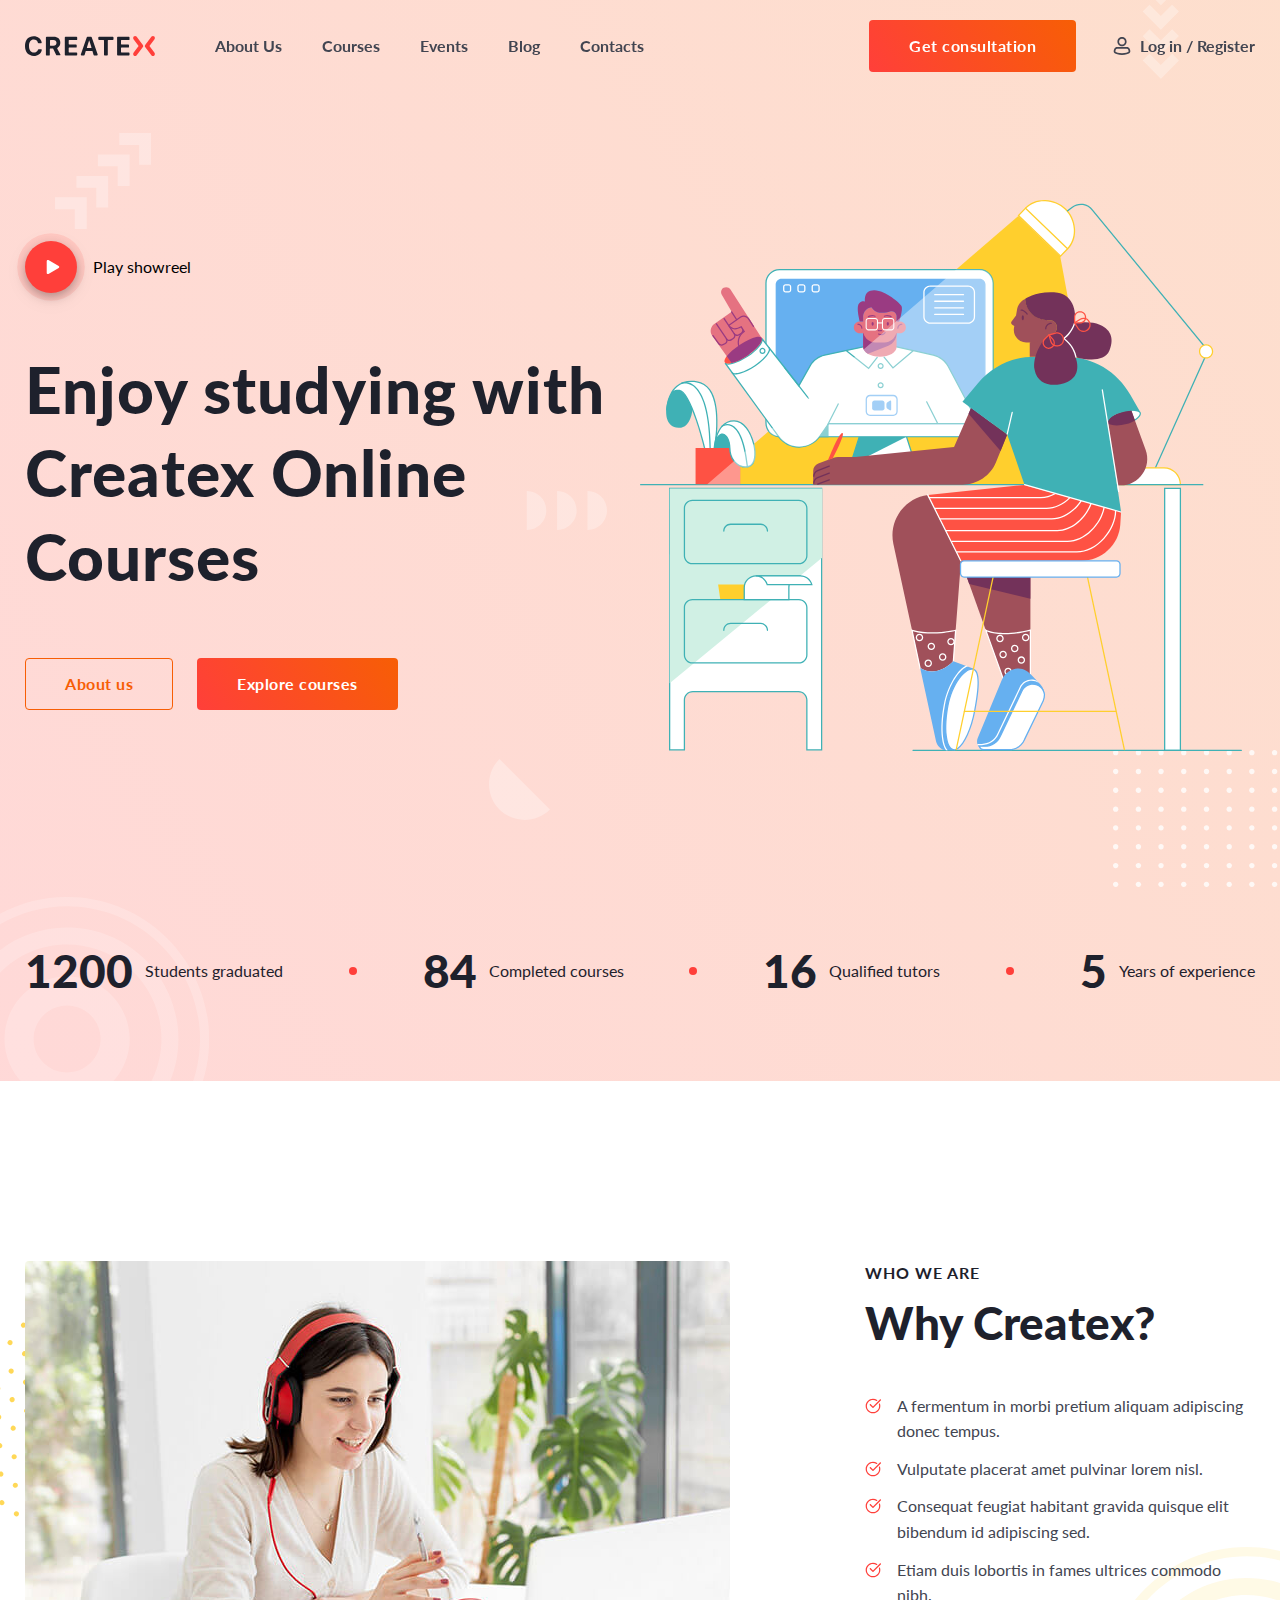
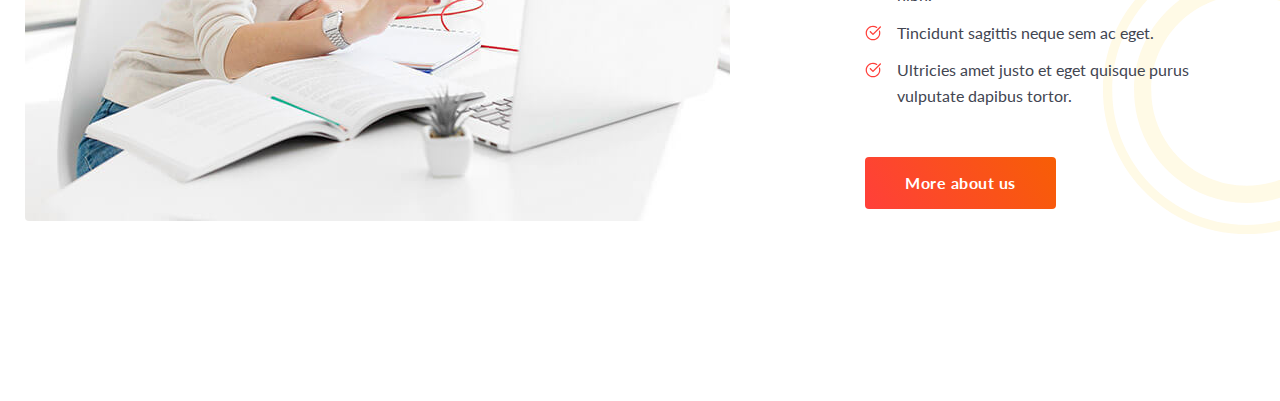
<file: index.html>
<!DOCTYPE html>
<html lang="en">

<head>
	<meta charset="UTF-8">
	<meta http-equiv="X-UA-Compatible" content="IE=edge">
	<meta name="viewport" content="width=device-width, initial-scale=1.0">
	<link rel="stylesheet" href="css/style.css">
	<link rel="stylesheet" href="css/common.css">
	<title>Lesson 17</title>
</head>

<body>
	<div class="wrapper">
		<header class="header">
			<div class="header__container">
				<a class="header__logo" href="">
					<img class="header__img" src="img/logo.svg" alt="Logo">
				</a>
				<div class="header__menu menu">
					<nav class="menu__body">
						<ul class="menu__list">
							<li class="menu__item"><a class="menu__link" href="">About Us</a></li>
							<li class="menu__item"><a class="menu__link" href="">Courses</a></li>
							<li class="menu__item"><a class="menu__link" href="">Events</a></li>
							<li class="menu__item"><a class="menu__link" href="">Blog</a></li>
							<li class="menu__item"><a class="menu__link" href="">Contacts</a></li>
						</ul>
					</nav>
				</div>
				<div class="header__actions actions">
					<a class="actions__button button" href="#"><span>Get consultation</span></a>
					<a class="actions__user user" href="#"><span>Log in / Register</span></a>
				</div>
			</div>
		</header>
		<main class="page">
			<section class="about">
				<div class="about__container">
					<div class="about__top">
						<div class="about__info">
							<a class="about__play" href="#">Play showreel</a>
							<h1 class="about__title">
								Enjoy studying
								with Createx Online Courses
							</h1>
							<div class="about__btn">
								<a class="about__button button--border" href="#"><span>About us</span></a>
								<a class="about__button button" href="#"><span>Explore courses</span></a>
							</div>
						</div>
						<div class="about__image">
							<img src="img/about.svg" alt="Image">
						</div>
					</div>
					<div class="about__bottom achievement">
						<div class="achievement__items">
							<div class="achievement__item">
								<div class="achievement__num">1200</div>
								<div class="achievement__text">Students graduated</div>
							</div>
							<div class="achievement__item achievement__item--width">
								<img class="achievement__img" src="img/icons/ellipse.svg" alt="">
							</div>
							<div class="achievement__item">
								<div class="achievement__num">84</div>
								<div class="achievement__text">Completed courses</div>
							</div>
							<div class="achievement__item achievement__item--decore">
								<img class="achievement__img" src="img/icons/ellipse.svg" alt="">
							</div>
							<div class="achievement__item">
								<div class="achievement__num">16</div>
								<div class="achievement__text">Qualified tutors</div>
							</div>
							<div class="achievement__item achievement__item--width">
								<img class="achievement__img" src="img/icons/ellipse.svg" alt="">
							</div>
							<div class="achievement__item">
								<div class="achievement__num">5</div>
								<div class="achievement__text">Years of experience</div>
							</div>
						</div>
					</div>
				</div>
				<div class="about__decore decore-about">
					<div class="decore-about__first"></div>
					<div class="decore-about__second"></div>
					<div class="decore-about__third"></div>
					<div class="decore-about__fourth"></div>
					<div class="decore-about__fifth"></div>
					<div class="decore-about__sixth"></div>
				</div>
			</section>
			<section class="why">
				<div class="why__container">
					<div class="why__image">
						<img src="img/why.svg" alt="The photo shows a girl at the desk">
					</div>
					<div class="why__content">
						<div class="why__heading main-heading">
							<h3 class="main-heading__subtitle">Who we are</h3>
							<h2 class="main-heading__title">Why Createx?</h2>
						</div>
						<ul class="why__list">
							<li class="why__item">A fermentum in morbi pretium aliquam adipiscing donec tempus.</li>
							<li class="why__item">Vulputate placerat amet pulvinar lorem nisl.</li>
							<li class="why__item">Consequat feugiat habitant gravida quisque elit bibendum id adipiscing sed.
							</li>
							<li class="why__item">Etiam duis lobortis in fames ultrices commodo nibh.</li>
							<li class="why__item">Tincidunt sagittis neque sem ac eget.</li>
							<li class="why__item">Ultricies amet justo et eget quisque purus vulputate dapibus tortor.</li>
						</ul>
						<a class="why__button button" href="#"><span>More about us</span></a>
					</div>
				</div>
				<div class="why__decore decore-why">
					<div class="decore-why__first"></div>
					<div class="decore-why__second"></div>
				</div>
			</section>
		</main>
		<footer class="footer">
		</footer>
	</div>

</body>

</html>
</file>
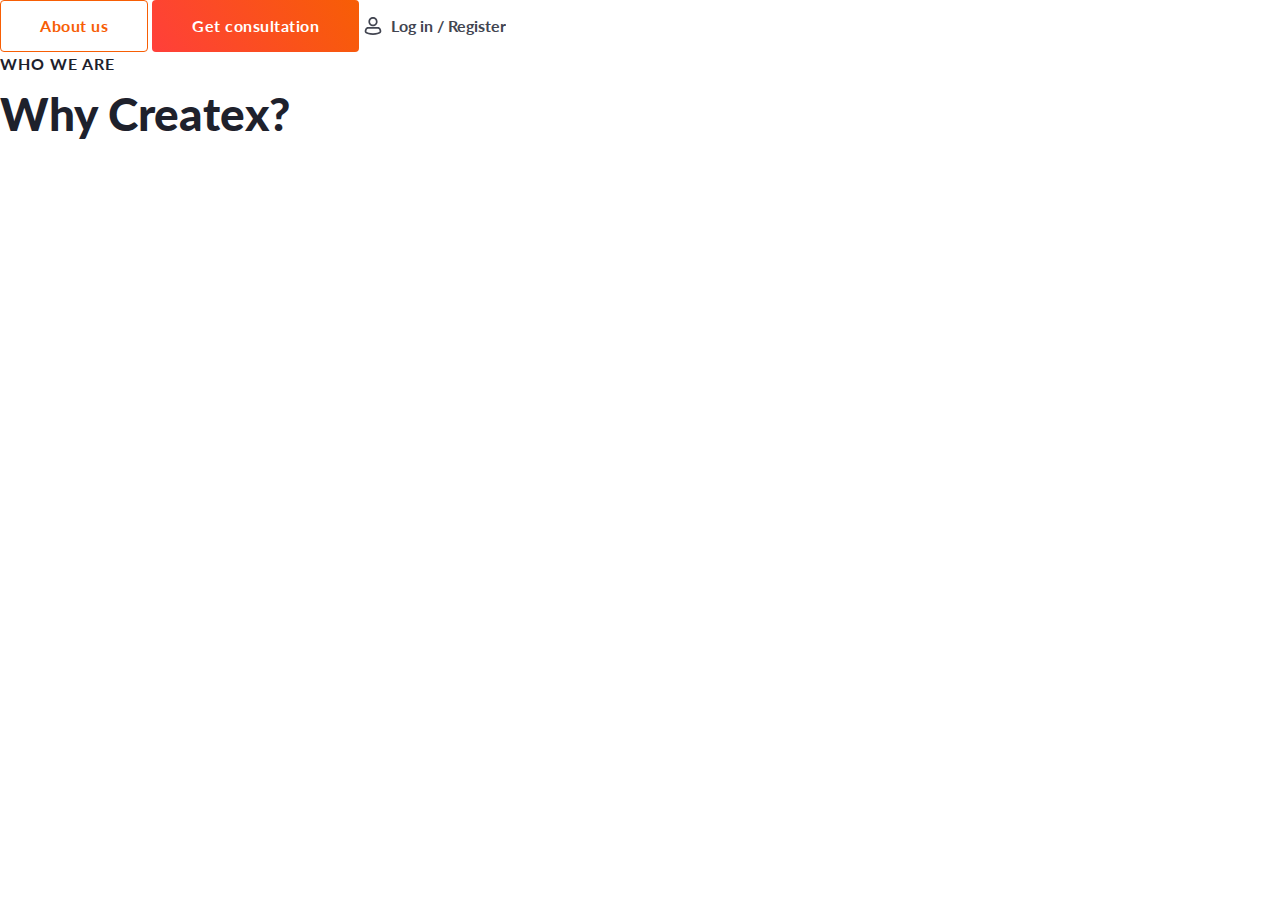
<file: _common.html>
<!DOCTYPE html>
<html lang="en">

<head>
	<meta charset="UTF-8">
	<meta http-equiv="X-UA-Compatible" content="IE=edge">
	<meta name="viewport" content="width=device-width, initial-scale=1.0">
	<link rel="stylesheet" href="css/style.css">
	<link rel="stylesheet" href="css/common.css">
	<title>Common files</title>
</head>

<body>
	<div class="wrapper">
		<main class="page">
			<a class="button--border" href="#"><span>About us</span></a>
			<a class="button" href="#"><span>Get consultation</span></a>
			<a class="user" href="#">Log in / Register</a>
			<div class="main-heading">
				<h3 class="main-heading__subtitle">Who we are</h3>
				<h2 class="main-heading__title">Why Createx?</h2>
			</div>
		</main>
	</div>
</body>

</html>
</file>
<file: css/common.css>
.button{
	font-weight: 700;
	letter-spacing: 0.5px;
	line-height: 1.25;
	background: linear-gradient(55.95deg, #FF3F3A 0%, #F75E05 100%);
	color: #fff;
	display: inline-block;
	border-radius: 4px;
	padding: 16px 40px;
	position: relative;
	text-align: center;
}

.button span{
	position: relative;
	z-index: 1;
}

.button::before{
	content: "";
	position: absolute;
	border-radius: 4px;
	top: 0;
	left: 0;
	width: 100%;
	height: 100%;
	background: linear-gradient(55.95deg, #4b0b09 0%, #8e3400 100%);
	opacity: 0;
	transition: all ease 1s;
}

.button:hover::before{
	opacity: 1;
}

.button--border{
	display: inline-block;
	position: relative;
	font-weight: 700;
	color: #F75E05;
	letter-spacing: 0.5px;
	border: 1px solid #F75E05;
	line-height: 1.25;
	padding: 15px 39px;
	border-radius: 4px;
}

.button--border span{
	position: relative;
	transition: all ease 0.3s;
}

.button--border:hover span{
	color: #fff;
}

.button--border::before{
	content: "";
	position: absolute;
	top: 0;
	left: 0;
	width: 100%;
	height: 100%;
	border-radius: 3px;
	background: linear-gradient(55.95deg, #4b0b09 0%, #8e3400 100%);
	opacity: 0;
	transition: all ease 1.3s;
}

.button--border:hover::before{
	opacity: 1;
}


.user{
	display: inline-block;
	line-height: 1.25;
	font-weight: 700;
	color: #424551;
	position: relative;
	padding-left: 28px;
}

.user::before{
	content: "";
	position: absolute;
	top: 0;
	left: 0;
	background: url("../img/icons/user.svg") 0 0 / 100% no-repeat;
	width: 20px;
	height: 20px;
}

.main-heading__subtitle{
	font-weight: 700;
	line-height: 1.5;
	letter-spacing: 1px;
	text-transform: uppercase;
	color: #1E212C;
	margin-bottom: 8px;
}

.main-heading__title{
	font-size: 46px;
	font-weight: 900;
	line-height: 1.3;
	text-transform: capitalize;
	color: #1E212C;
}
</file>
<file: css/style.css>
@import url("reset.css");
@import url('https://fonts.googleapis.com/css2?family=Lato:wght@400;700;900&display=swap');

[class*="__container"]{
	max-width: 1260px;
	padding: 0 15px;
	margin: 0 auto;
}

body{
	font-family: "Lato";
}

.wrapper{
	position: relative;
	overflow: hidden;
	min-height: 100%;
	display: flex;
	flex-direction: column;
}

.wrapper > main{
	flex-grow: 1;
}

@media (min-width: 320px){
	.about__play:not(:last-child) {
		margin-bottom: 35px;
	}
	.about__title:not(:last-child) {
		margin-bottom: 30px;
	}
}

@media (max-width: 399.8px){
	.header__actions{
		margin: 0 auto;
		max-width: 207px;
		text-align: center;
	}
	.actions__button:not(:last-child){
		margin-bottom: 15px;
	}
	.actions__user:not(:last-child){
		margin-bottom: 15px;
		margin: 0 auto;
	}
	.page > .about{
		padding: 350px 0px 80px;
	}
}

@media (min-width: 400px) {
	.header__actions{
		display: flex;
		flex-wrap: wrap;
		justify-content: center;
		gap: 20px;
		align-items: center;
	}
}

@media (max-width: 500px) {
	.about__top .about__title{
		font-size: 42px;
		max-width: 305px;
	}
	.main-heading > .main-heading__title {
		font-size: 38px;
	}
	.achievement__item > .achievement__num {
		font-size: 38px;
	}
}

@media (max-width: 410px){
	.about__top .about__title{
		font-size: 36px;
		max-width: 265px;
	}
	.main-heading > .main-heading__title {
		font-size: 30px;
	}
	.achievement__item > .achievement__num {
		font-size: 30px;
	}
}

@media (max-width: 427.8px){
	.about__title + .about__btn{
		row-gap: 20px;
		justify-content: center;
	}
}

@media (max-width: 599.8px){
	.achievement__items{
	flex-direction: column;
	row-gap: 20px;
	}
	.achievement > .achievement__items > .achievement__item {
		flex: 1 0 auto;
	}
	.achievement__item.achievement__item--width{
		flex: 0 0 auto;
	}
	.achievement__item.achievement__item--decore{
		display: inline-flex;
	}
}

@media (max-width: 719.8px){
	.header{
		padding: 10px 0;
		position: absolute;
		width: 100%;
		z-index: 50;
	}
	.header__logo{
		display: inline-block;
		margin-bottom: 20px;
	}
	.header__menu{
		margin-bottom: 20px;
		text-align: center;
	}
	.menu__item:not(:last-child){
		margin-bottom: 10px;
	}
	.about{
		background: linear-gradient(55.95deg, rgba(255, 64, 58, 0.2) 0%, rgba(247, 94, 5, 0.2) 100%);
		padding: 335px 0px 80px;
		position: relative;
	}
	.about__container .about__top {
		margin-bottom: 50px;
	}
}

@media (min-width: 720px) {
	.header{
		position: fixed;
		width: 100%;
		padding: 20px 0;
		z-index: 50;
	}
	.header__container{
		display: flex;
		flex-wrap: wrap;
		align-items: center;
		gap: 15px;
		justify-content: space-between;
	}
	.menu__list{
		display: flex;
		justify-content: center;
		flex-wrap: wrap;
		column-gap: 40px;
		row-gap: 15px;
	}
	.menu__link:hover{
		text-decoration: underline;
	}
	
	.header__actions{
		display: flex;
		flex-wrap: wrap;
		justify-content: center;
		gap: 20px;
		align-items: center;
		flex: 0 1 100%;
	}
	
	.actions__user:hover{
		text-decoration: underline;
	}
	.about{
		background: linear-gradient(55.95deg, rgba(255, 64, 58, 0.2) 0%, rgba(247, 94, 5, 0.2) 100%);
		padding: 200px 0px 80px;
		position: relative;
	}
	.about__info > .about__title:not(:last-child){
		margin-bottom: 60px;
	}
	.about__info > .about__play:not(:last-child){
		margin-bottom: 55px;
	}
}

@media (max-width: 869.8px){
	.about__top {
		justify-content: center;
		row-gap: 60px;
	}
	.about__info{
		align-self: center;
	}
	.about__image img{
		max-width: 100%;
	}
	.about__btn {
		justify-content: center;
	}
}

@media (min-width: 870px){
	.about__info{
		flex: 0 1 50%;
		padding-right: 25px;
		align-self: center;
	}
	.about__image{
		flex: 0 1 50%;
	}
	.about__image img{
		max-width: 100%;
	}
}

@media (max-width: 805.8px){
	.achievement__items > .achievement__item {
		flex: 1 0 256px;
	}
	.achievement__items > .achievement__item--width{
		flex: 0 0 8px;
	}
}


@media (max-width:934.8px){
	.about__top{
		margin-bottom: 100px;
	}
	.achievement__items{
		display: flex;
		flex-wrap: wrap;
		justify-content: center;
		align-items: center;
		color: #1E212C;
	}
	.achievement__item{
		display: flex;
		justify-content: center;
		align-items: center;
		gap: 12px;
		flex: 0 0 33.333%;
	}
	.achievement__num{
		font-size: 46px;
		font-weight: 900;
		line-height: 1.3;
	}
	.achievement__item--decore{
		display: none;
	}
}

@media (min-width:935px){
	.about__top{
		margin-bottom: 190px;
	}
	.achievement__items{
		display: flex;
		align-items: center;
		justify-content: space-between;
		color: #1E212C;
	}
	
	.achievement__item{
		display: flex;
		align-items: center;
		gap: 12px;
	}
	
	.achievement__num{
		font-size: 46px;
		font-weight: 900;
		line-height: 1.3;
	}
}

@media (max-width: 994.8px){
	.about__title{
		font-size: 55px;
	}
}

@media (min-width: 995px) {
	.about__title{
		font-size: 64px;
	}
}

@media (min-width: 1095px){
	.header__container{
		flex-wrap: nowrap;
		justify-content: normal;
		gap: 60px;
		row-gap: 0px;
	}
	.header__menu{
		flex-grow: 1;
	}
	.menu__list{
		justify-content: normal;
		row-gap: 10px;
	}
	.header__actions{
		justify-content: normal;
		gap: 36px;
		flex: 0 0 auto;
	}

}

@media (min-width: 1400px){
	.about__image{
		transform: translateX(7.807%);
	}
	
	.about__image img{
		max-width: 107.807%;
	}
}

.menu__link{
	font-weight: 700;
	line-height: 1.6;
	color: #424551;
}



.about__top{
	display: flex;
	flex-wrap: wrap;
	position: relative;
	z-index: 2;
}

.about__bottom{
	position: relative;
	z-index: 2;
}

.about__play{
	display: inline-flex;
	align-items: center;
	gap: 16px;
	position: relative;
}

.about__play::before{
	content: "";
	width: 52px;
	height: 52px;
	background: #FF3F3A url("../img/icons/play.svg") 20px 18px / 16px 16px no-repeat;
	filter: drop-shadow(0px 4px 4px rgba(0, 0, 0, 0.25));
	border-radius: 50%;
	position: relative;
	z-index: 2;
}

.about__play::after{
	content: "";
	width: 52px;
	height: 52px;
	background-color: rgba(255, 64, 58, 0.12);
	filter: drop-shadow(0px 4px 4px rgba(0, 0, 0, 0.25));
	border-radius: 50%;
	position: absolute;
	top: 0;
	left: 0;
	transform: scale(1.3);
	animation: circle 2s ease infinite;
}

.about__play:hover::after{
	animation-play-state: paused;
}

@keyframes circle {
	100%{
		transform: scale(2);
		opacity: 0;
	}
}

.about__title{
	font-weight: 900;
	line-height: 1.3;
	letter-spacing: 1px;
	color: #1E212C;
}

.about__btn{
	display: flex;
	flex-wrap: wrap;
	column-gap: 24px;
	row-gap: 10px;
}

.about__btn:not(:last-child){
	margin-bottom: 50px;
}

.achievement__text{
	line-height: 1.6;
}

.decore-about__first::before{
	content: "";
	position: absolute;
	width: 96px;
	height: 96px;
	background: url("../img/about-decore/decore-01.svg") 0 0 / 100% no-repeat;
	top: 12.314%;
	left: 4.270%;
}

.decore-about__second::before{
	content: "";
	position: absolute;
	width: 284px;
	height: 284px;
	background: url("../img/about-decore/decore-02.svg") 0 0 /100% no-repeat;
	bottom: -9.259%;
	left: -5.833%;
}

.decore-about__third::before{
	content: "";
	position: absolute;
	width: 88px;
	height: 47px;
	background: url("../img/about-decore/decore-03.svg") 0 0 / 100% no-repeat;
	top: 45.092%;
	left: 40.729%;
}

.decore-about__fourth::before{
	content: "";
	position: absolute;
	width: 61px;
	height: 61px;
	background: url("../img/about-decore/decore-04.svg") 0 0 / 100% no-repeat;
	bottom: 24.166%;
	left: 38.177%;
}

.decore-about__fifth::before{
	content: "";
	position: absolute;
	width: 110px;
	height: 110px;
	background: url("../img/about-decore/decore-05.svg") 0 0 / 100% no-repeat;
	top: -2.9%;
	right: 5.022%;
}

.decore-about__sixth::before{
	content: "";
	position: absolute;
	width: 187px;
	height: 137px;
	background: url("../img/about-decore/decore-06.svg") 0 0 / 100% no-repeat;
	bottom: 17.962%;
	right: -1.562%;
}

.why{
	padding: 180px 0;
	position: relative;
}

.why__container{
	display: flex;
	flex-wrap: wrap;
	justify-content: space-between;
}

.why__image img{
	max-width: 100%;
	position: relative;
	z-index: 2;
}

.why__content{
	flex: 0 1 400px;
	position: relative;
	z-index: 2;
}

@media (max-width: 1149.8px){
	.why {
		padding: 120px 0;
		position: relative;
	}
	.why__image{
		flex: 1 0 50%;
	}
	
	.why__content{
		flex: 1 0 50%;
	}
}

@media (max-width: 1024.8px){
	.why{
		padding: 80px 0;
		position: relative;
	}
	.why__container{
		justify-content: center;
		row-gap: 50px;
	}
	.why__image{
		flex: 0 1 auto;
	}
	.why__content{
		flex: 0 1 auto;
	}
	.why__content > .why__button{
		display: block;
		margin: 0 auto;
		max-width: 190px;
	}
}

@media (min-width: 1025px){
	.why__content{
		padding-left: 20px;
	}
}

@media (min-width: 1150px){
	.why__image + .why__content{
		padding-left: 10px;
	}
}

.why__heading:not(:last-child){
	margin-bottom: 40px;
}

.why__list:not(:last-child){
	margin-bottom: 48px;
}

.why__item{
	line-height: 1.6;
	color: #424551;
	padding-left: 32px;
	position: relative;
}

.why__item::before{
	content: "";
	width: 16px;
	height: 16px;
	position: absolute;
	top: 5px;
	left: 0;
	background: url("../img/icons/check.svg") 0 0 / 100% no-repeat;
}

.why__item:not(:last-child){
	margin-bottom: 12px;
}

.why__button:not(:last-child){
	margin-bottom: 40px;
}

.decore-why__first::before{
	content: "";
	position: absolute;
	width: 216px;
	height: 225px;
	background: url("../img/why-decore/decore-01.svg") 0 0 / 100% no-repeat;
	top: 24.222%;
	left: -5.77%;
}

.decore-why__second::before{
	content: "";
	position: absolute;
	width: 287px;
	height: 287px;
	background: url("../img/why-decore/decore-02.svg") 0 0 / 100% no-repeat;
	bottom: 18.148%;
	right: -8.593%;
}
</file>
